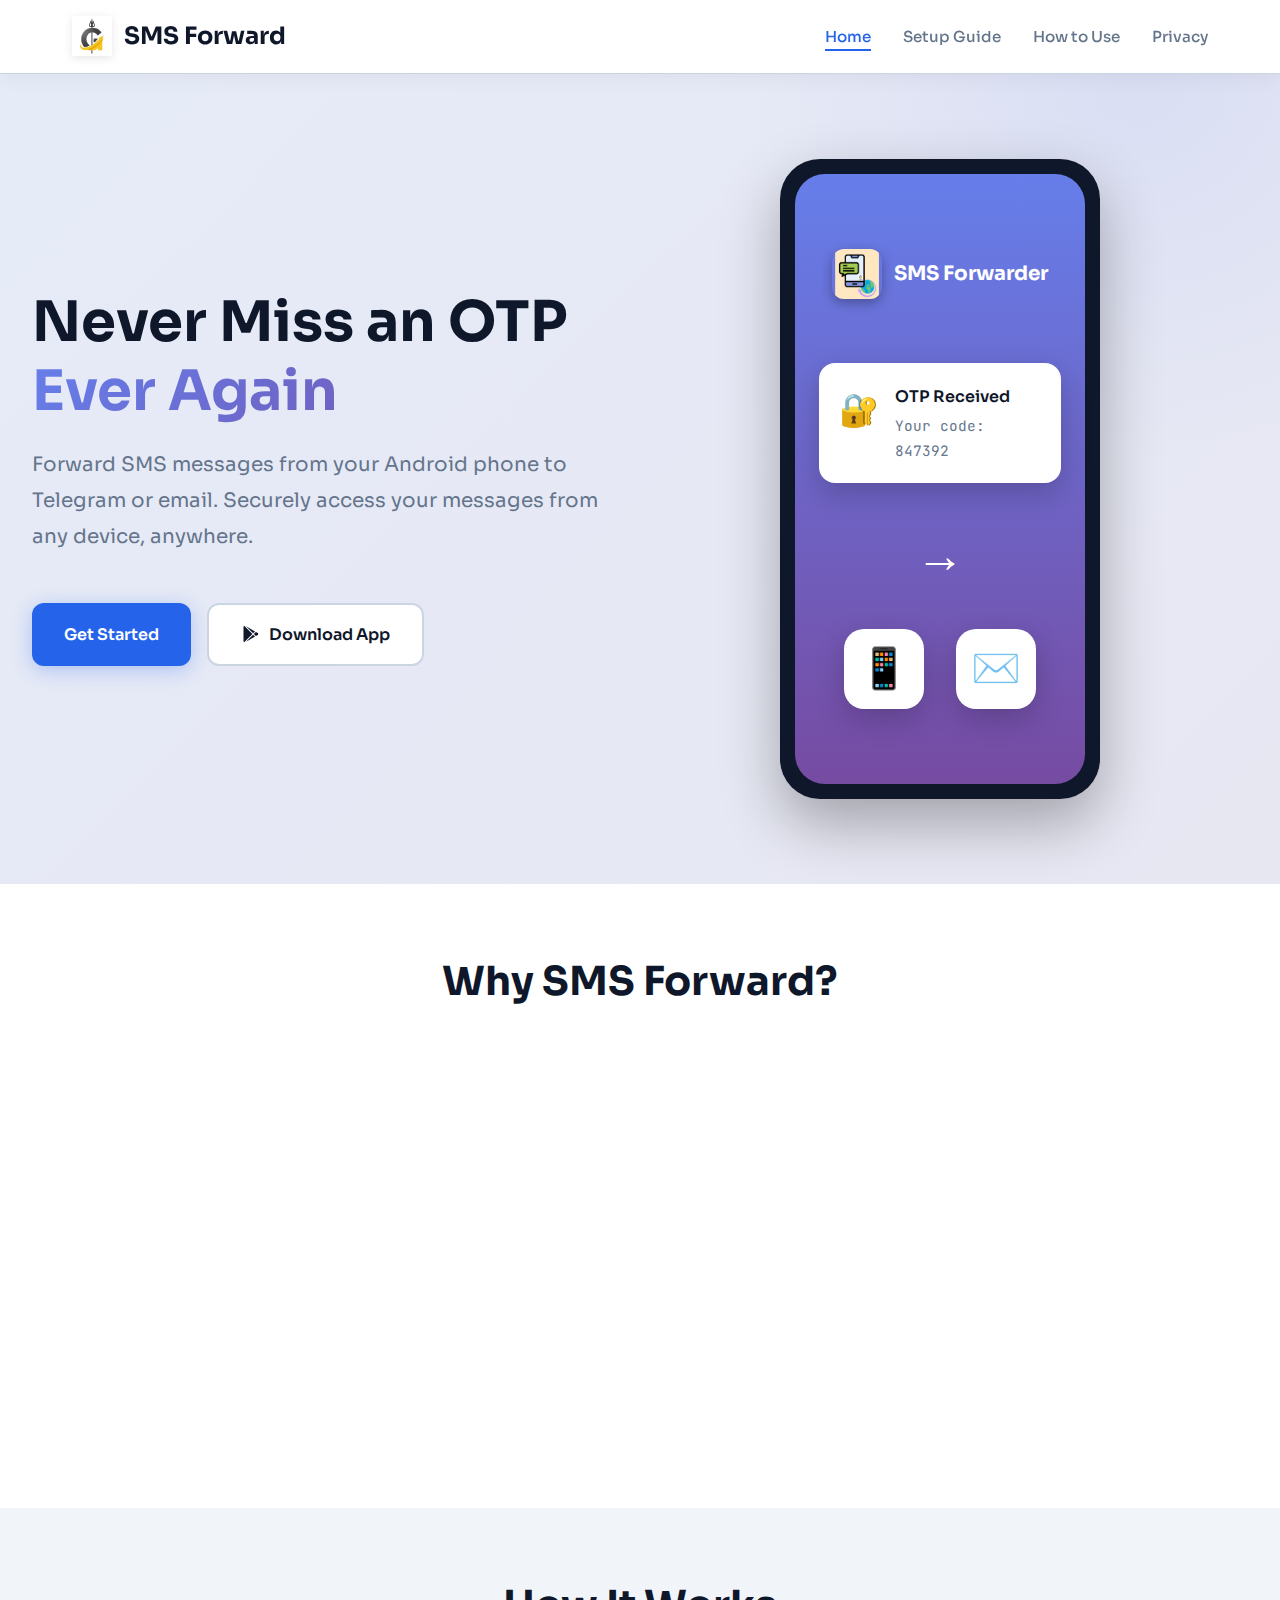
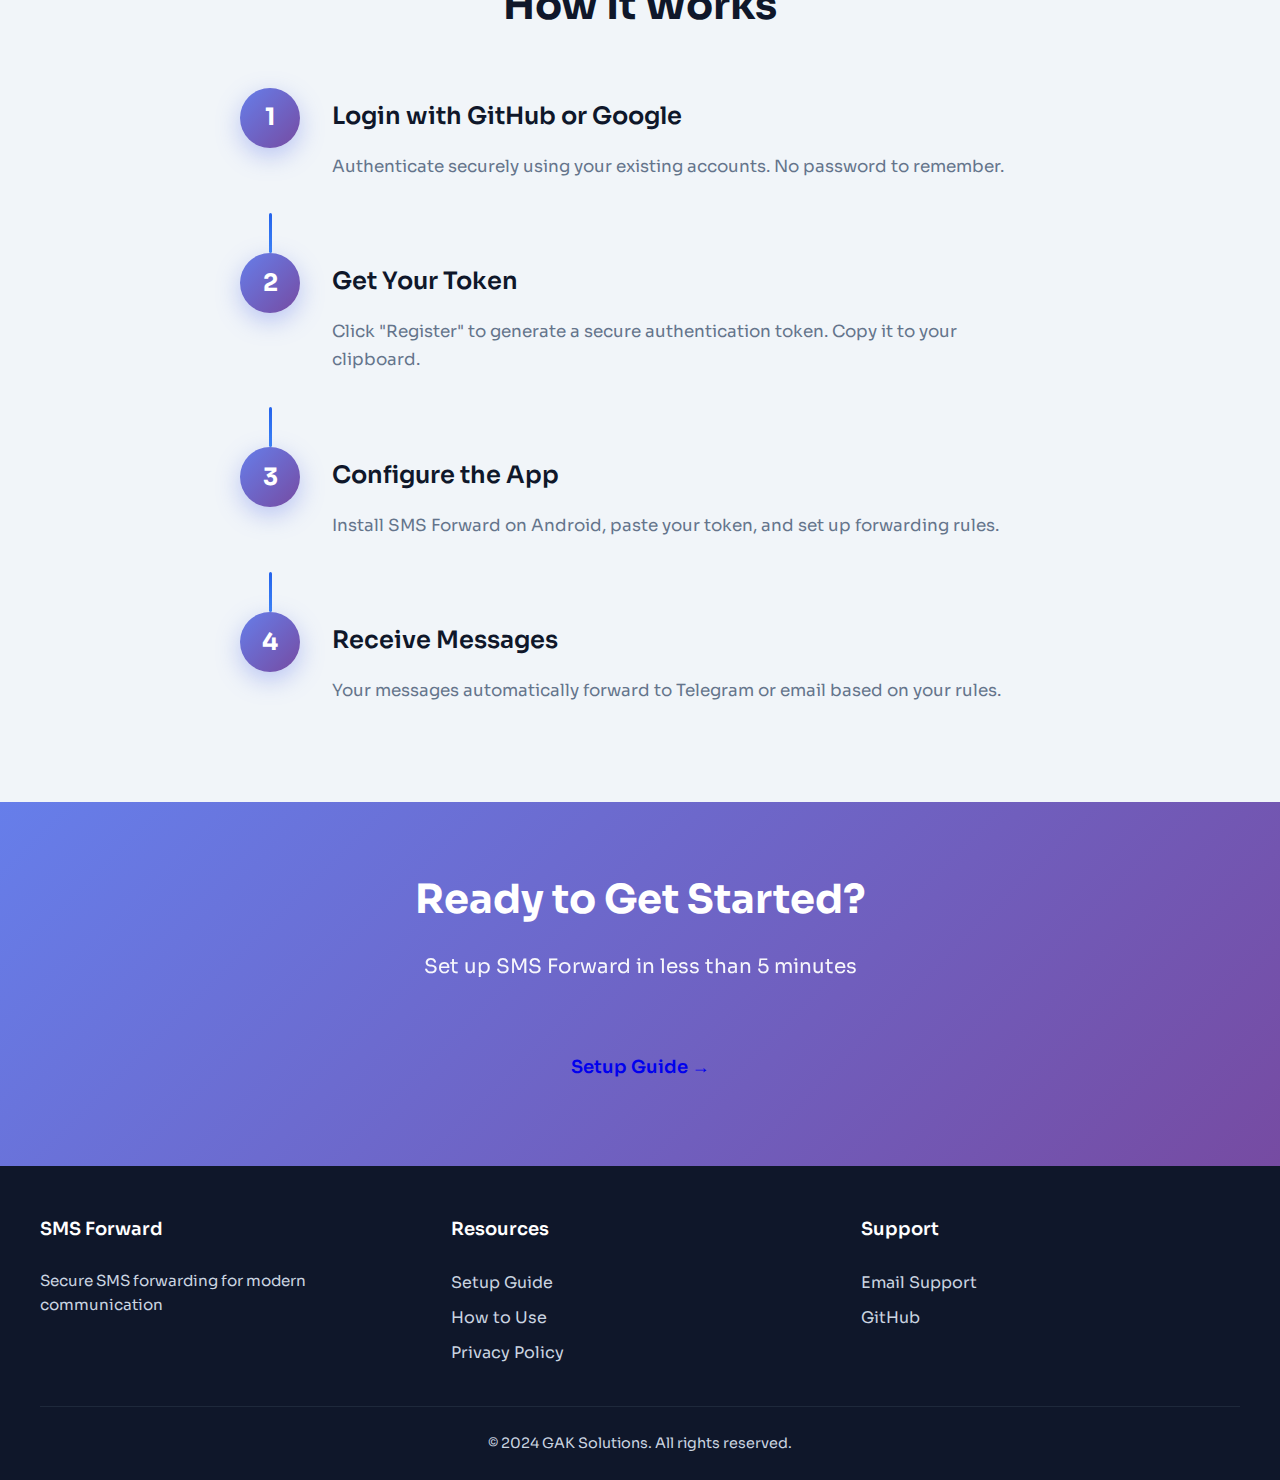
<file: docs/index.html>
<!DOCTYPE html>
<html lang="en">
<head>
    <meta charset="UTF-8">
    <meta name="viewport" content="width=device-width, initial-scale=1.0">
    <title>SMS Forward - Secure SMS Forwarding to Telegram & Email</title>

	<link rel="icon" type="image/png" href="favicon-96x96.png" sizes="96x96" />
    <link rel="icon" type="image/svg+xml" href="favicon.svg" />
    <link rel="shortcut icon" href="favicon.ico" />
    <link rel="apple-touch-icon" sizes="180x180" href="apple-touch-icon.png" />
    <meta name="apple-mobile-web-app-title" content="SMS Forward" />
    <link rel="manifest" href="site.webmanifest" />

    <link rel="preconnect" href="https://fonts.googleapis.com">
    <link rel="preconnect" href="https://fonts.gstatic.com" crossorigin>
    <link href="https://fonts.googleapis.com/css2?family=Sora:wght@400;600;700&family=JetBrains+Mono:wght@400;500&display=swap" rel="stylesheet">
    <link rel="stylesheet" href="styles.css">
</head>
<body>
    <nav class="navbar">
        <div class="nav-container">
            <div class="logo">
				<img src="web-app-manifest-512x512.png" alt="GAK Solutions" class="logo-image">
    			<span class="logo-text">SMS Forward</span>
            </div>
            <ul class="nav-links">
                <li><a href="index.html" class="active">Home</a></li>
                <li><a href="setup.html">Setup Guide</a></li>
                <li><a href="help.html">How to Use</a></li>
                <li><a href="privacy.html">Privacy</a></li>
            </ul>
        </div>
    </nav>

    <section class="hero">
        <div class="hero-content">
            <h1 class="hero-title">
                Never Miss an OTP
                <span class="gradient-text">Ever Again</span>
            </h1>
            <p class="hero-subtitle">
                Forward SMS messages from your Android phone to Telegram or email. 
                Securely access your messages from any device, anywhere.
            </p>
            <div class="cta-buttons">
                <a href="setup.html" class="btn btn-primary">Get Started</a>
                <a href="https://play.google.com/store" class="btn btn-secondary">
                    <svg width="20" height="20" viewBox="0 0 24 24" fill="currentColor">
                        <path d="M3,20.5V3.5C3,2.91 3.34,2.39 3.84,2.15L13.69,12L3.84,21.85C3.34,21.6 3,21.09 3,20.5M16.81,15.12L6.05,21.34L14.54,12.85L16.81,15.12M20.16,10.81C20.5,11.08 20.75,11.5 20.75,12C20.75,12.5 20.53,12.9 20.18,13.18L17.89,14.5L15.39,12L17.89,9.5L20.16,10.81M6.05,2.66L16.81,8.88L14.54,11.15L6.05,2.66Z"/>
                    </svg>
                    Download App
                </a>
            </div>
        </div>
        <div class="hero-visual">
            <div class="phone-mockup">
                <div class="phone-screen">
					<div class="app-header">
        				<img src="app-icon.png" alt="SMS Forward" class="app-logo-mockup">
        				<h4>SMS Forwarder</h4>
    				</div>
                    <div class="notification">
                        <div class="notif-icon">🔐</div>
                        <div class="notif-content">
                            <p class="notif-title">OTP Received</p>
                            <p class="notif-body">Your code: 847392</p>
                        </div>
                    </div>
                    <div class="forward-arrow">→</div>
                    <div class="devices">
                        <div class="device telegram">📱</div>
                        <div class="device email">✉️</div>
                    </div>
                </div>
            </div>
        </div>
    </section>

    <section class="features">
        <div class="container">
            <h2 class="section-title">Why SMS Forward?</h2>
            <div class="features-grid">
                <div class="feature-card">
                    <div class="feature-icon">🔒</div>
                    <h3>Secure & Private</h3>
                    <p>Messages are never stored on our servers. End-to-end encryption ensures your OTPs stay private.</p>
                </div>
                <div class="feature-card">
                    <div class="feature-icon">⚡</div>
                    <h3>Instant Delivery</h3>
                    <p>Real-time forwarding to Telegram or email. Receive important codes on your computer immediately.</p>
                </div>
                <div class="feature-card">
                    <div class="feature-icon">🎯</div>
                    <h3>Smart Filtering</h3>
                    <p>Configure rules to forward only specific messages. Filter by sender, keywords, or patterns.</p>
                </div>
                <div class="feature-card">
                    <div class="feature-icon">🌐</div>
                    <h3>Access Anywhere</h3>
                    <p>Working on your laptop? Traveling without your phone? Get your messages on any device.</p>
                </div>
            </div>
        </div>
    </section>

    <section class="how-it-works">
        <div class="container">
            <h2 class="section-title">How It Works</h2>
            <div class="steps">
                <div class="step">
                    <div class="step-number">1</div>
                    <div class="step-content">
                        <h3>Login with GitHub or Google</h3>
                        <p>Authenticate securely using your existing accounts. No password to remember.</p>
                    </div>
                </div>
                <div class="step-connector"></div>
                <div class="step">
                    <div class="step-number">2</div>
                    <div class="step-content">
                        <h3>Get Your Token</h3>
                        <p>Click "Register" to generate a secure authentication token. Copy it to your clipboard.</p>
                    </div>
                </div>
                <div class="step-connector"></div>
                <div class="step">
                    <div class="step-number">3</div>
                    <div class="step-content">
                        <h3>Configure the App</h3>
                        <p>Install SMS Forward on Android, paste your token, and set up forwarding rules.</p>
                    </div>
                </div>
                <div class="step-connector"></div>
                <div class="step">
                    <div class="step-number">4</div>
                    <div class="step-content">
                        <h3>Receive Messages</h3>
                        <p>Your messages automatically forward to Telegram or email based on your rules.</p>
                    </div>
                </div>
            </div>
        </div>
    </section>

    <section class="cta-section">
        <div class="container">
            <h2>Ready to Get Started?</h2>
            <p>Set up SMS Forward in less than 5 minutes</p>
            <a href="setup.html" class="btn btn-primary-large">Setup Guide →</a>
        </div>
    </section>

    <footer class="footer">
        <div class="container">
            <div class="footer-content">
                <div class="footer-section">
                    <h4>SMS Forward</h4>
                    <p>Secure SMS forwarding for modern communication</p>
                </div>
                <div class="footer-section">
                    <h4>Resources</h4>
                    <ul>
                        <li><a href="setup.html">Setup Guide</a></li>
                        <li><a href="help.html">How to Use</a></li>
                        <li><a href="privacy.html">Privacy Policy</a></li>
                    </ul>
                </div>
                <div class="footer-section">
                    <h4>Support</h4>
                    <ul>
                        <li><a href="mailto:gautamajey.official@gmail.com">Email Support</a></li>
                        <li><a href="https://github.com/yourusername/sms-forward">GitHub</a></li>
                    </ul>
                </div>
            </div>
            <div class="footer-bottom">
                <p>&copy; 2024 GAK Solutions. All rights reserved.</p>
            </div>
        </div>
    </footer>

    <script src="main.js"></script>
</body>
</html>
</file>
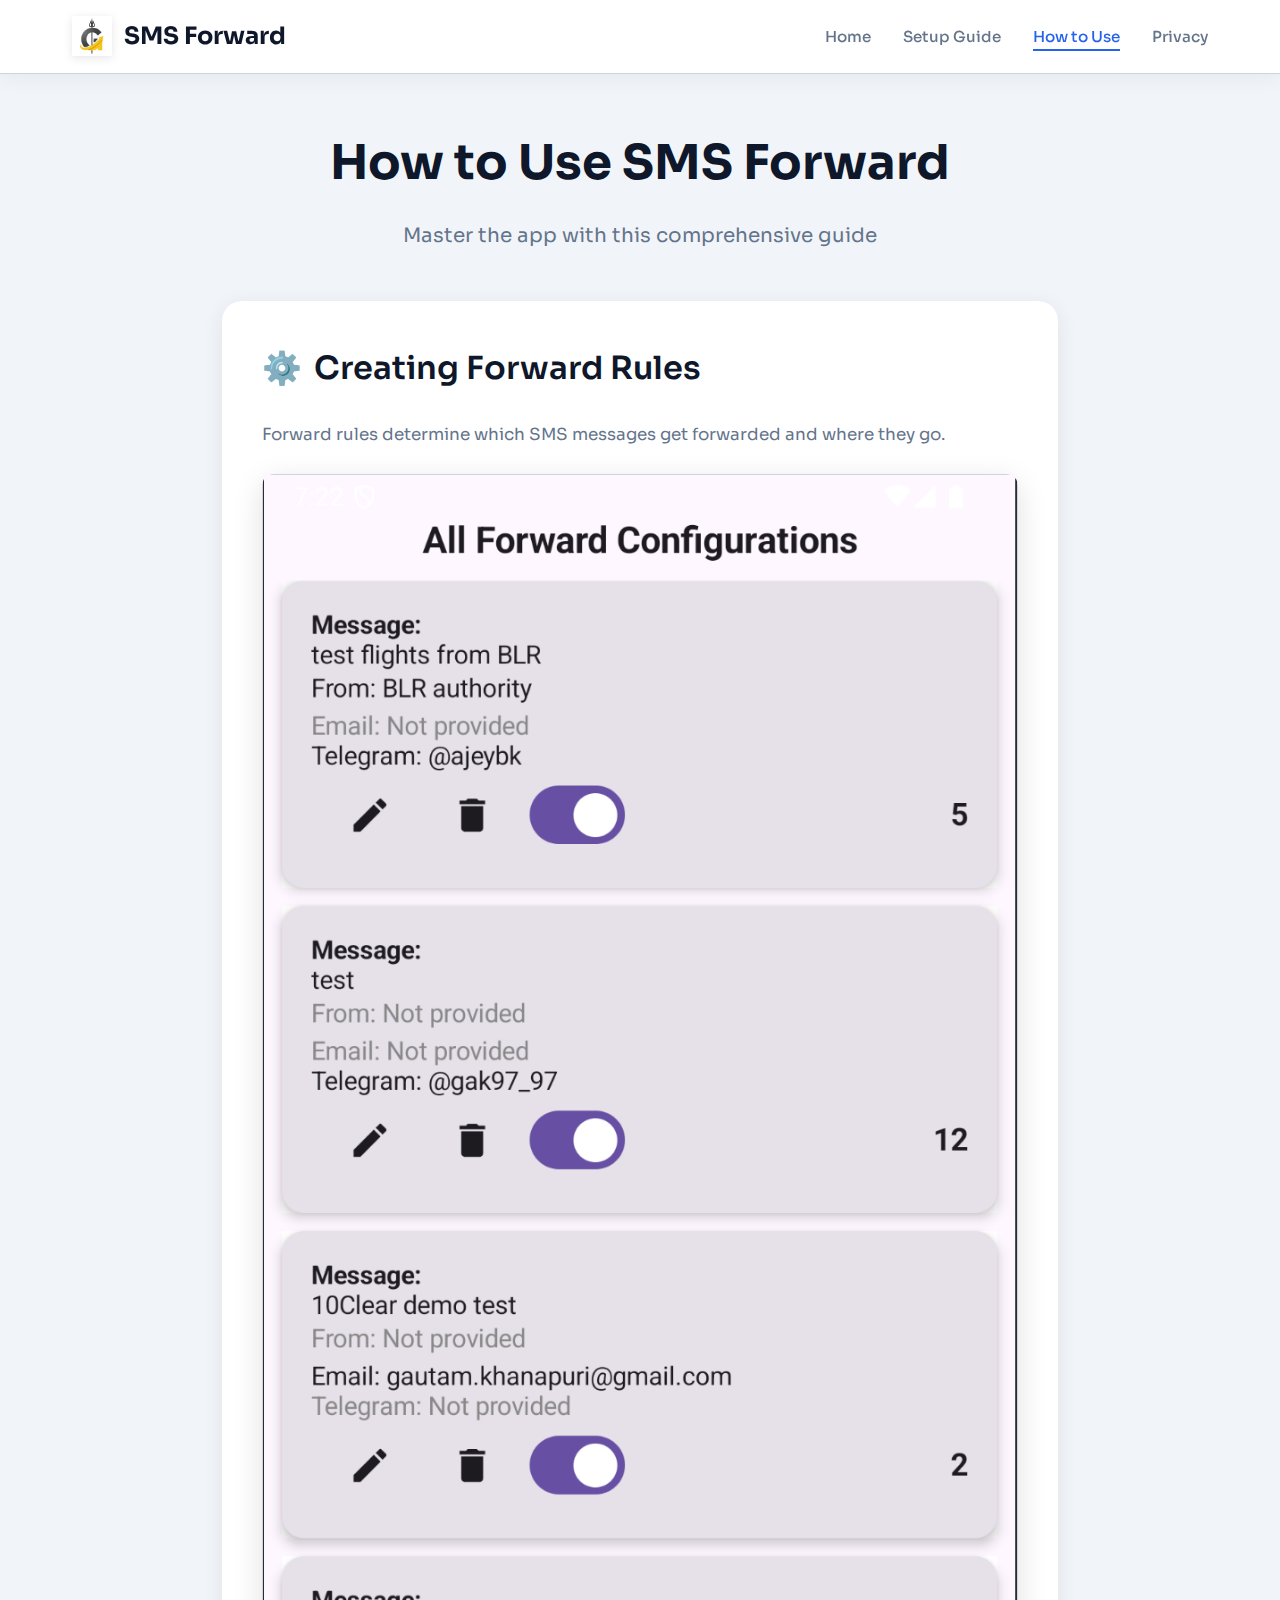
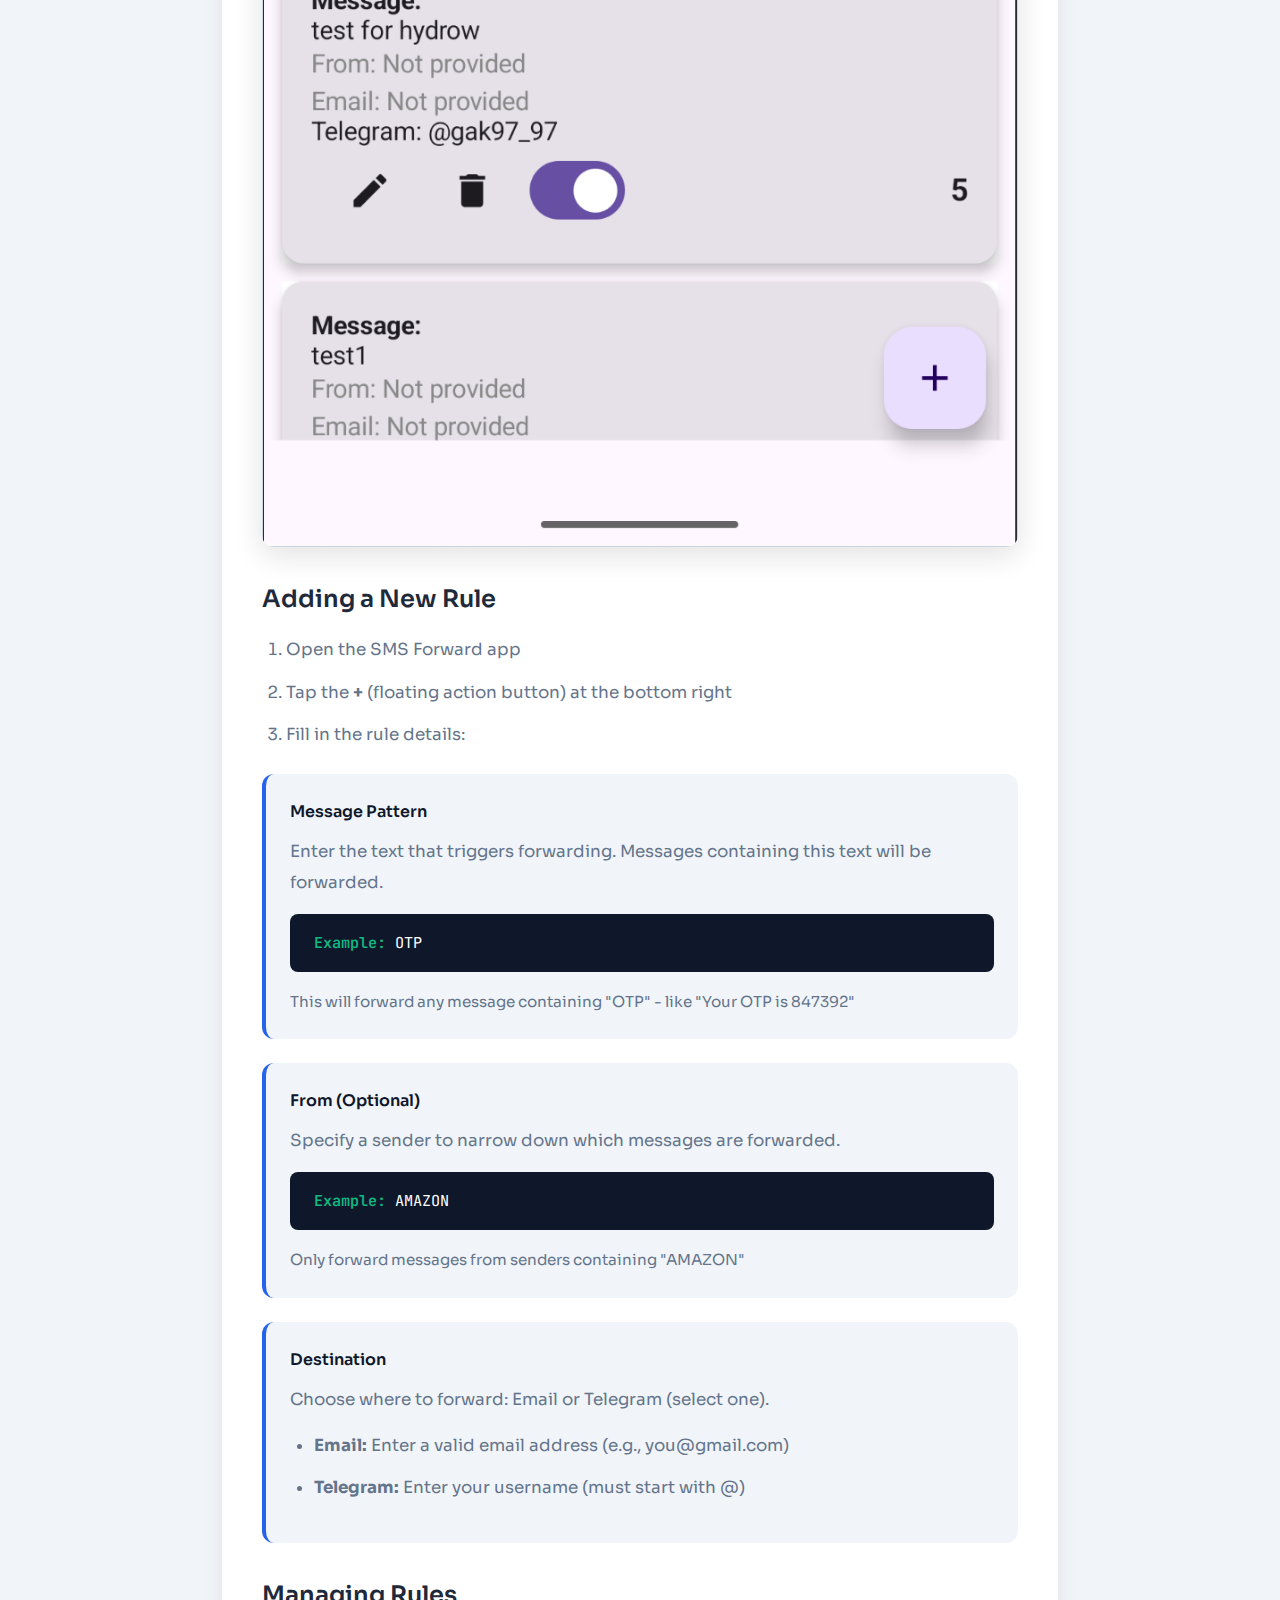
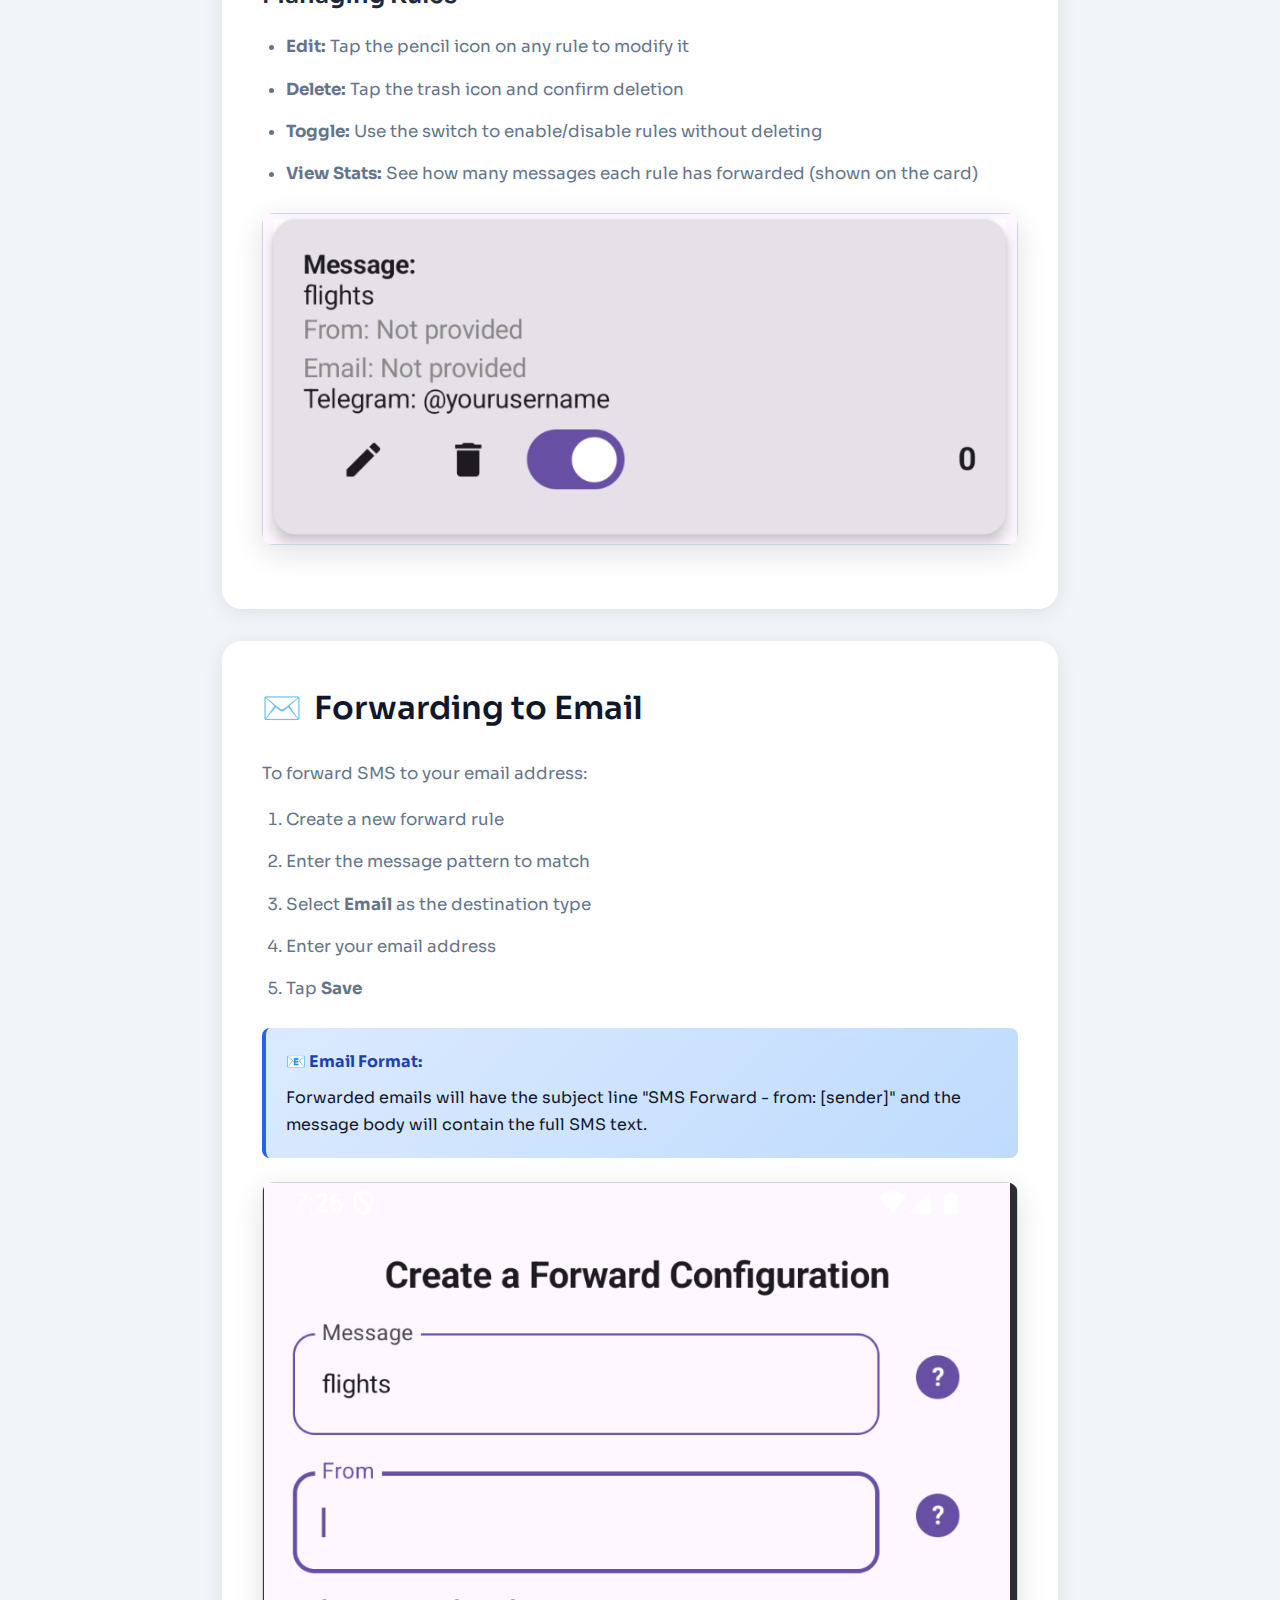
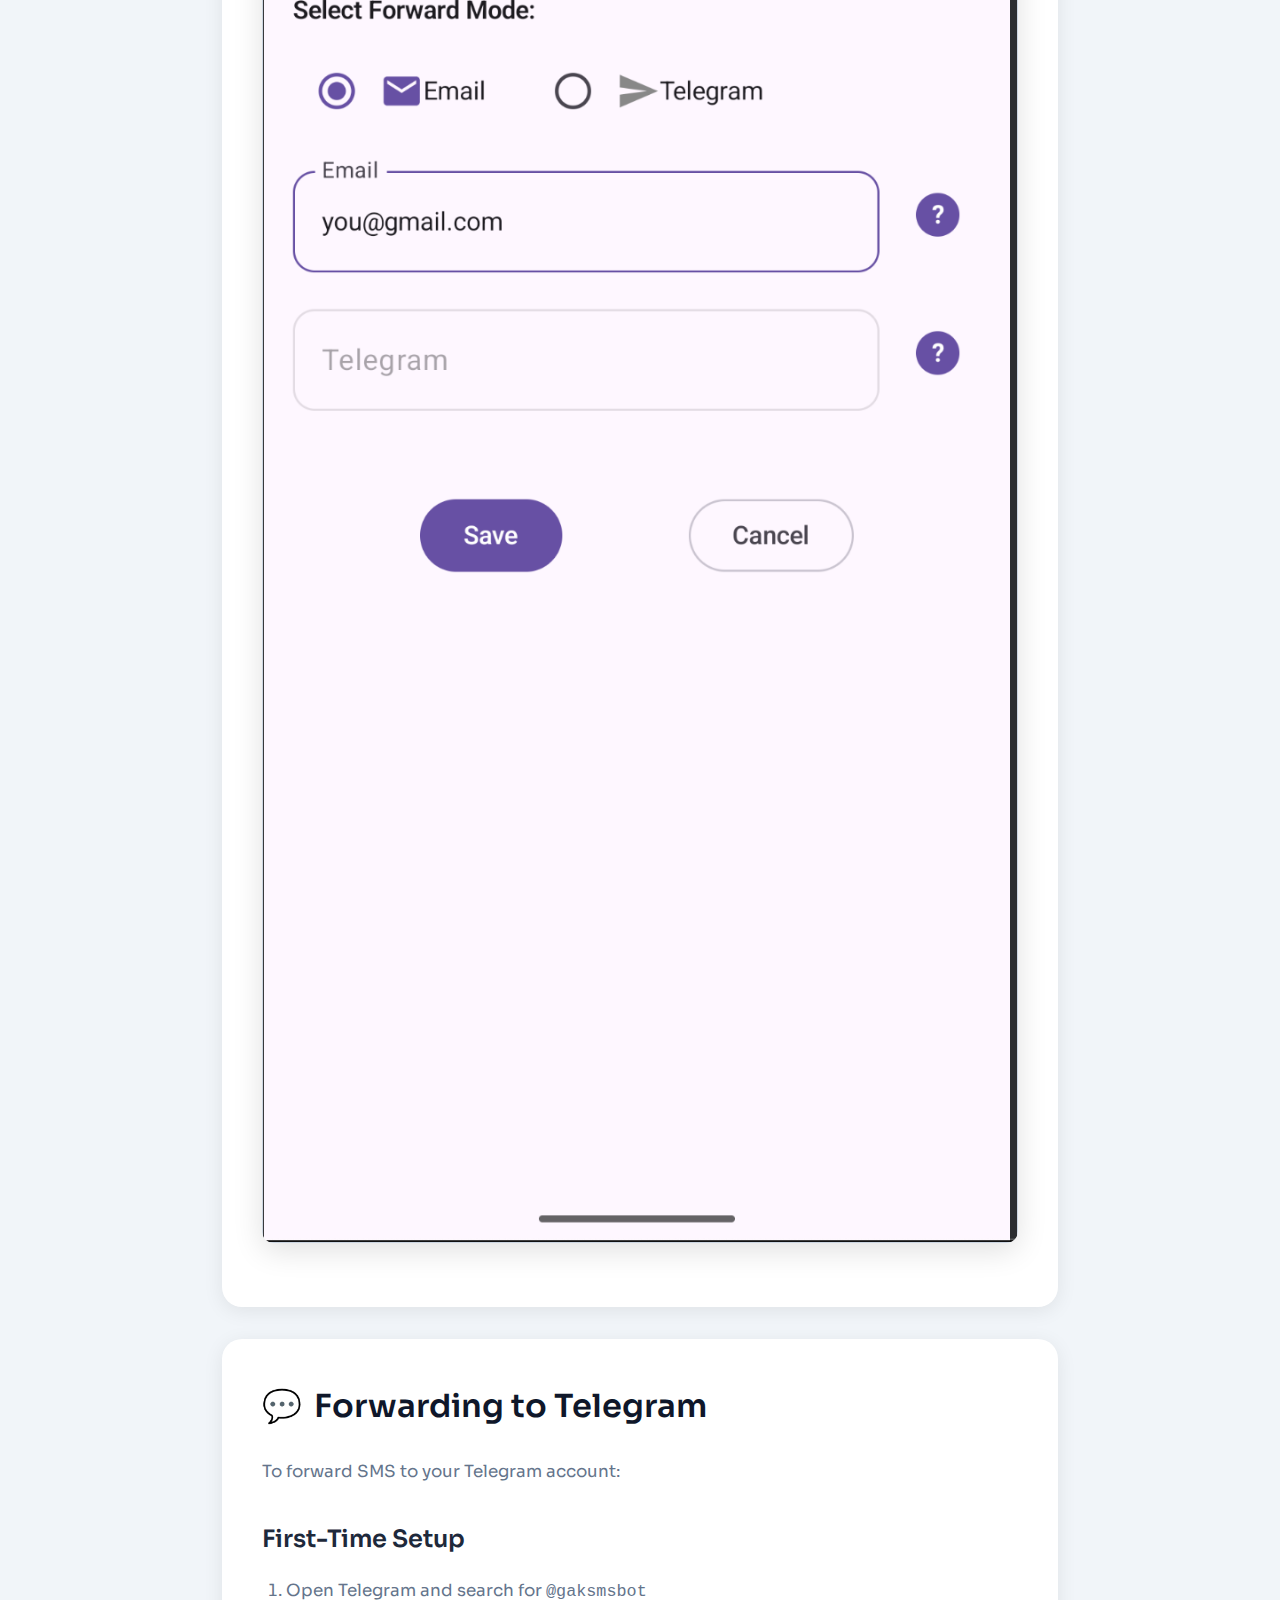
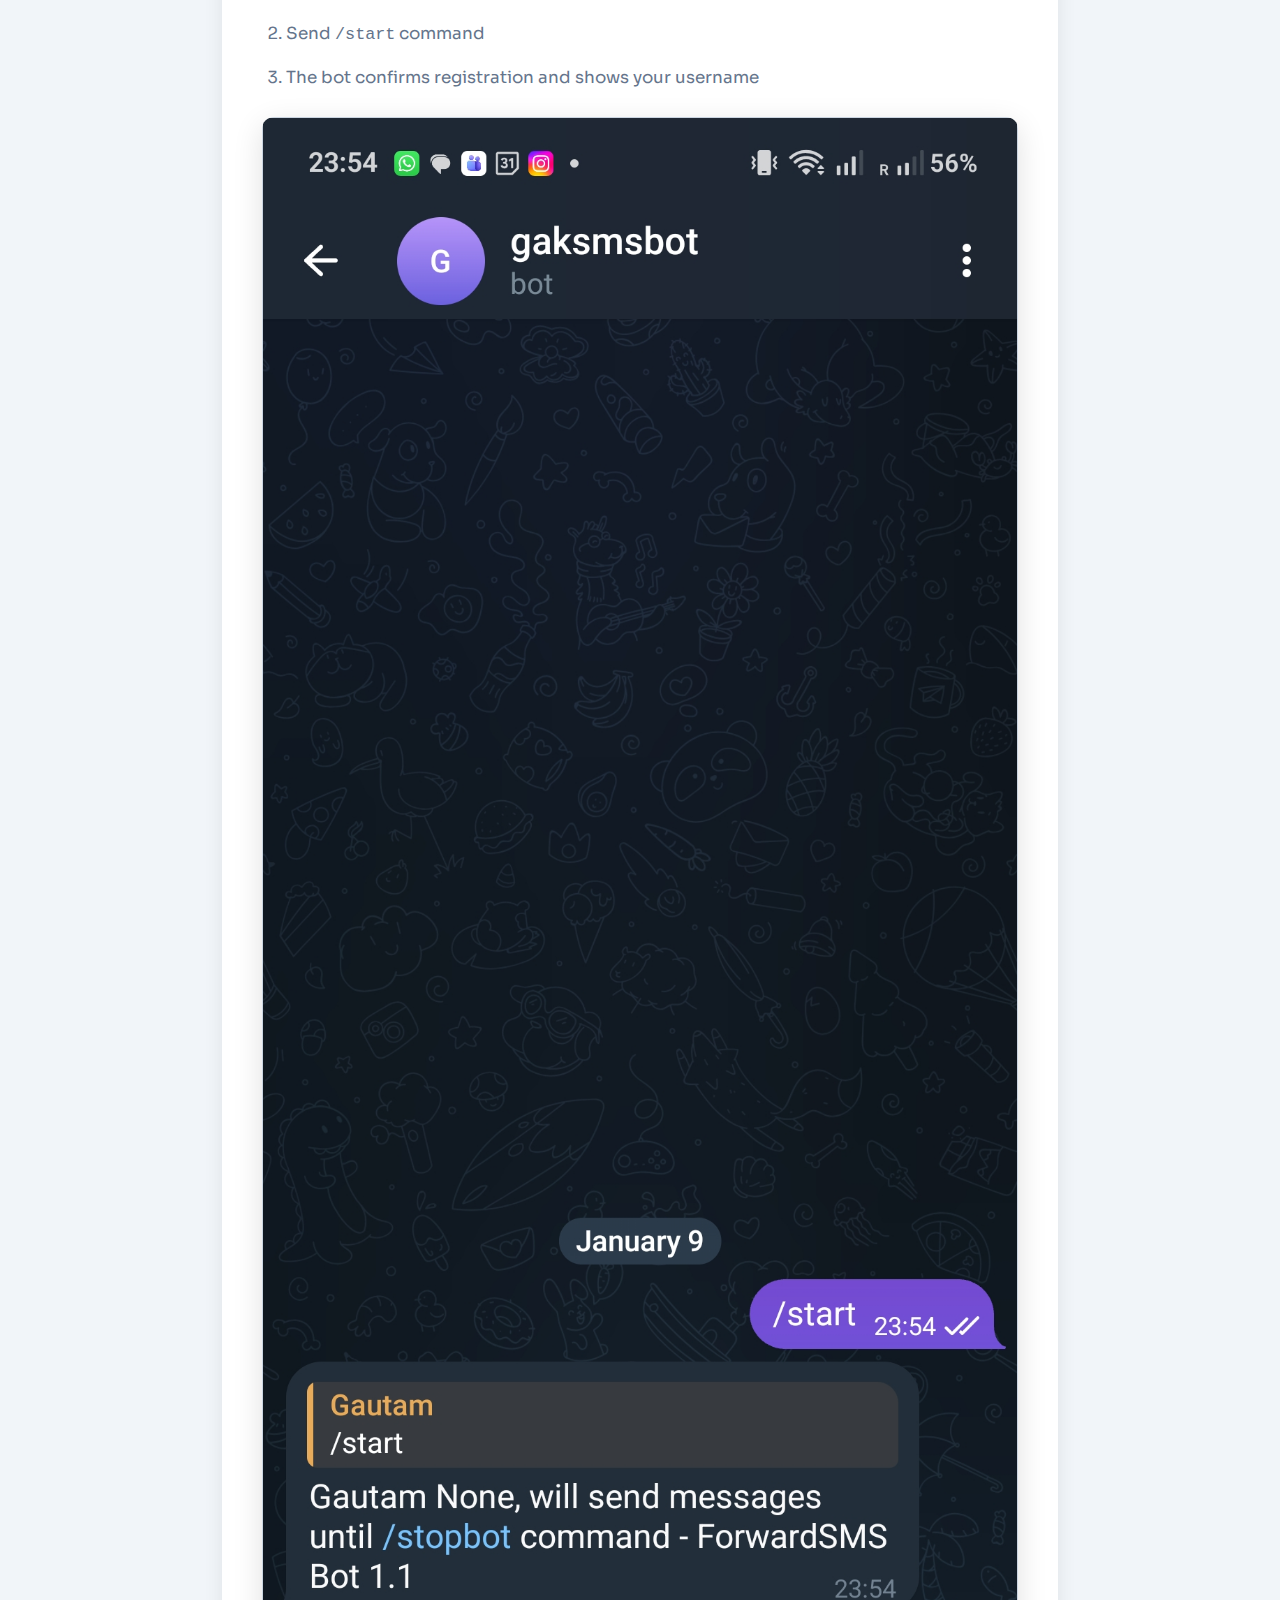
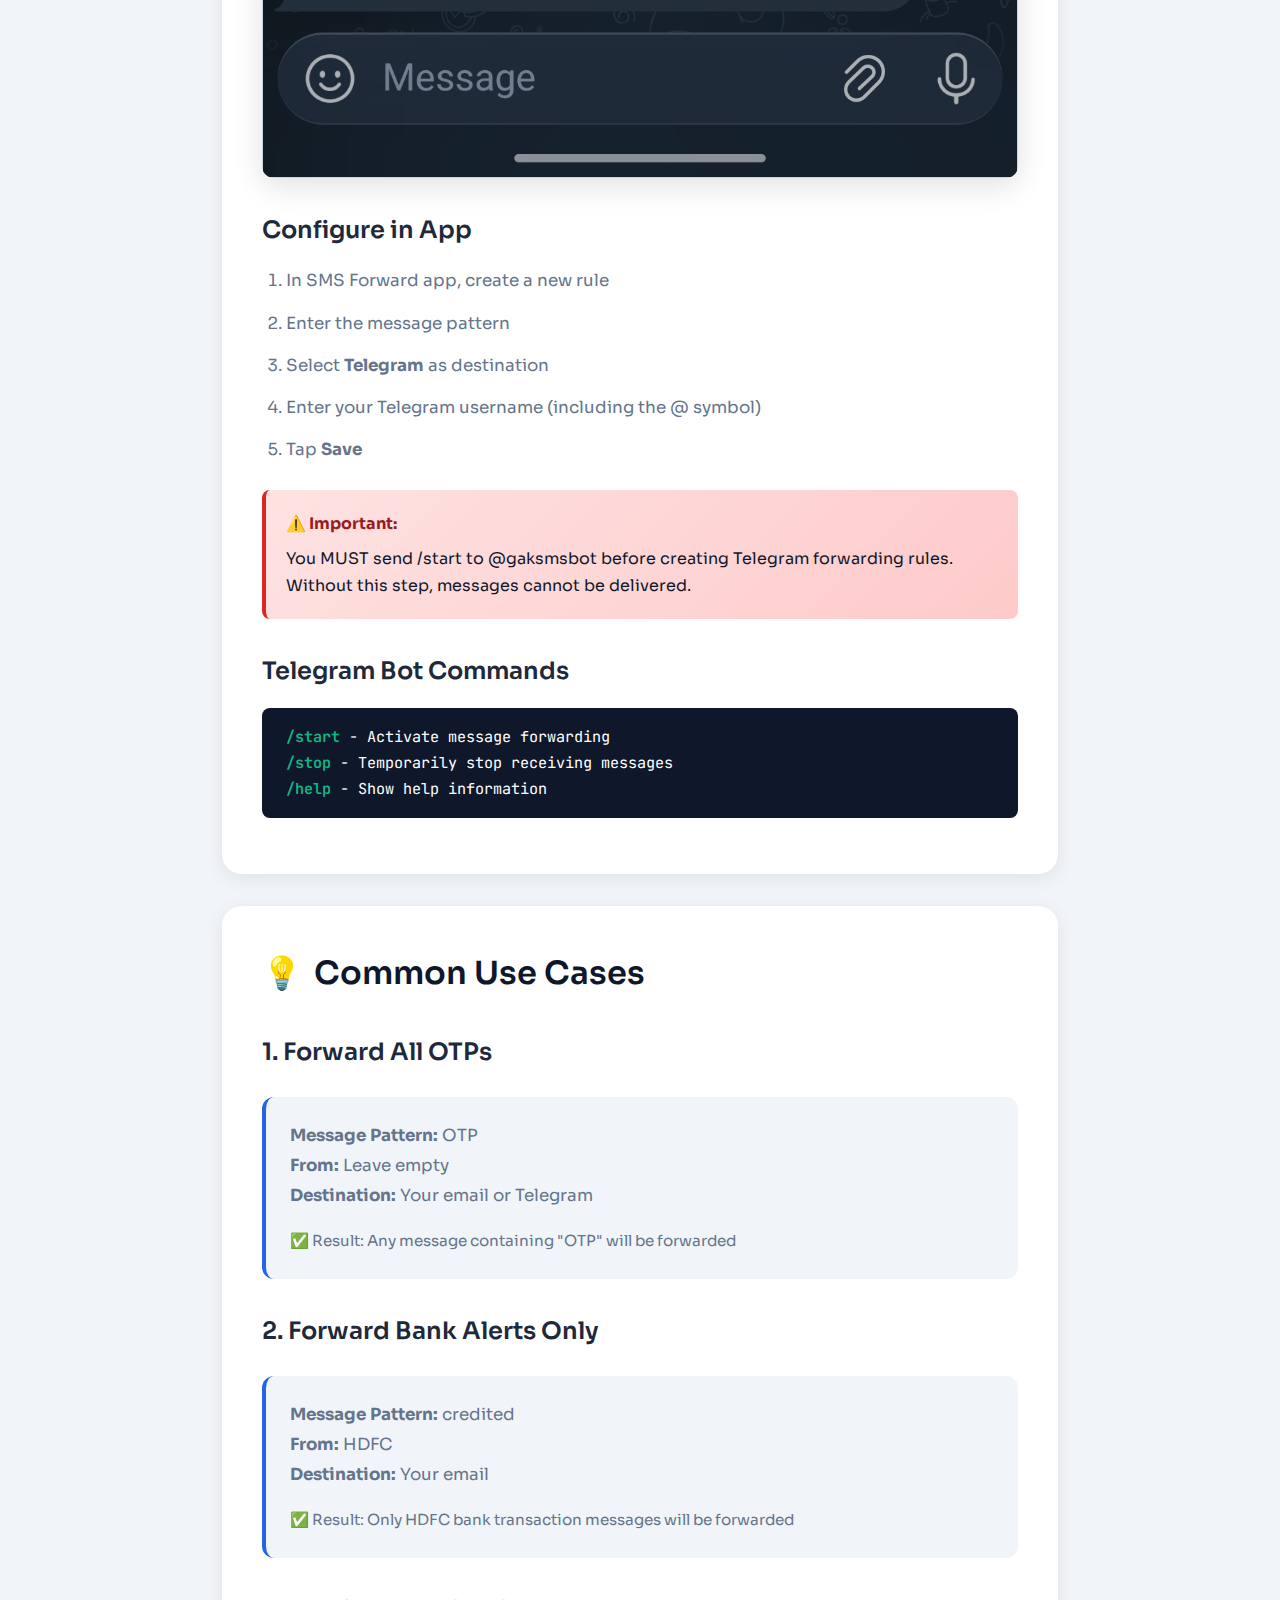
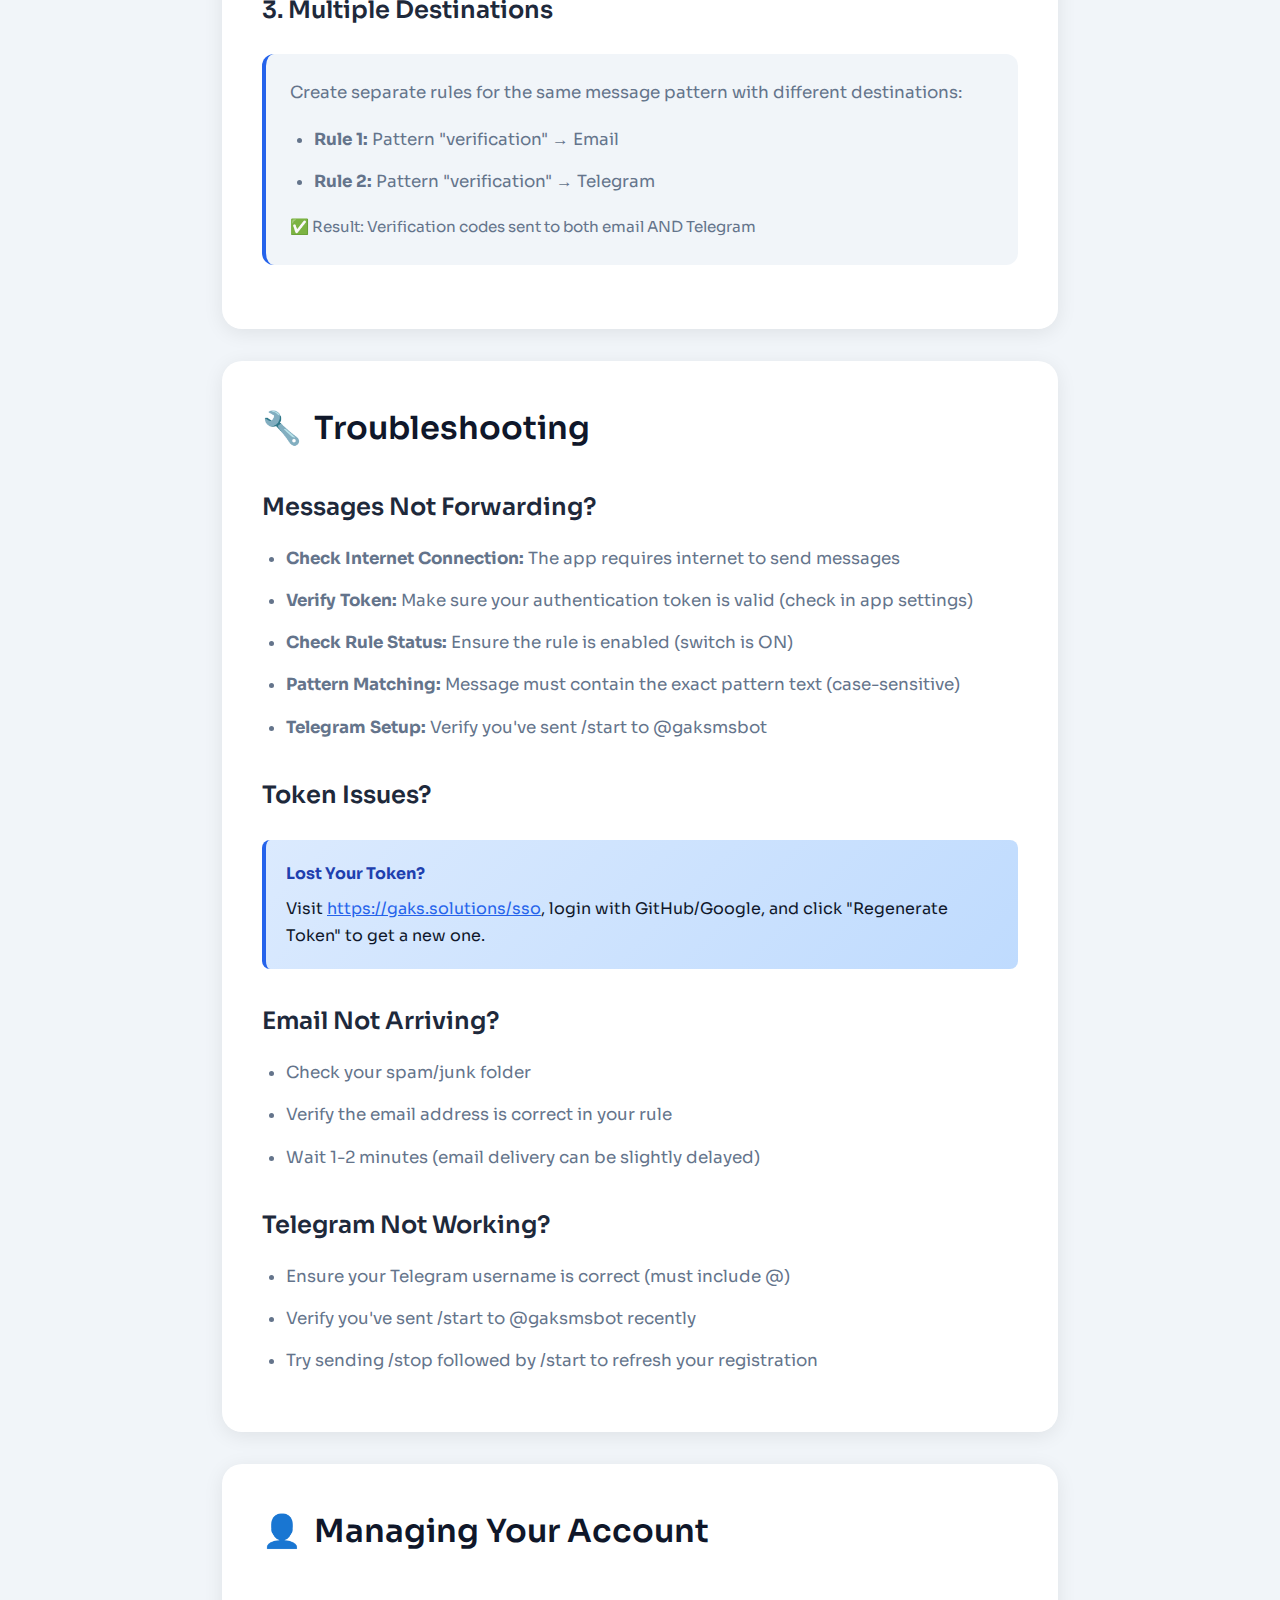
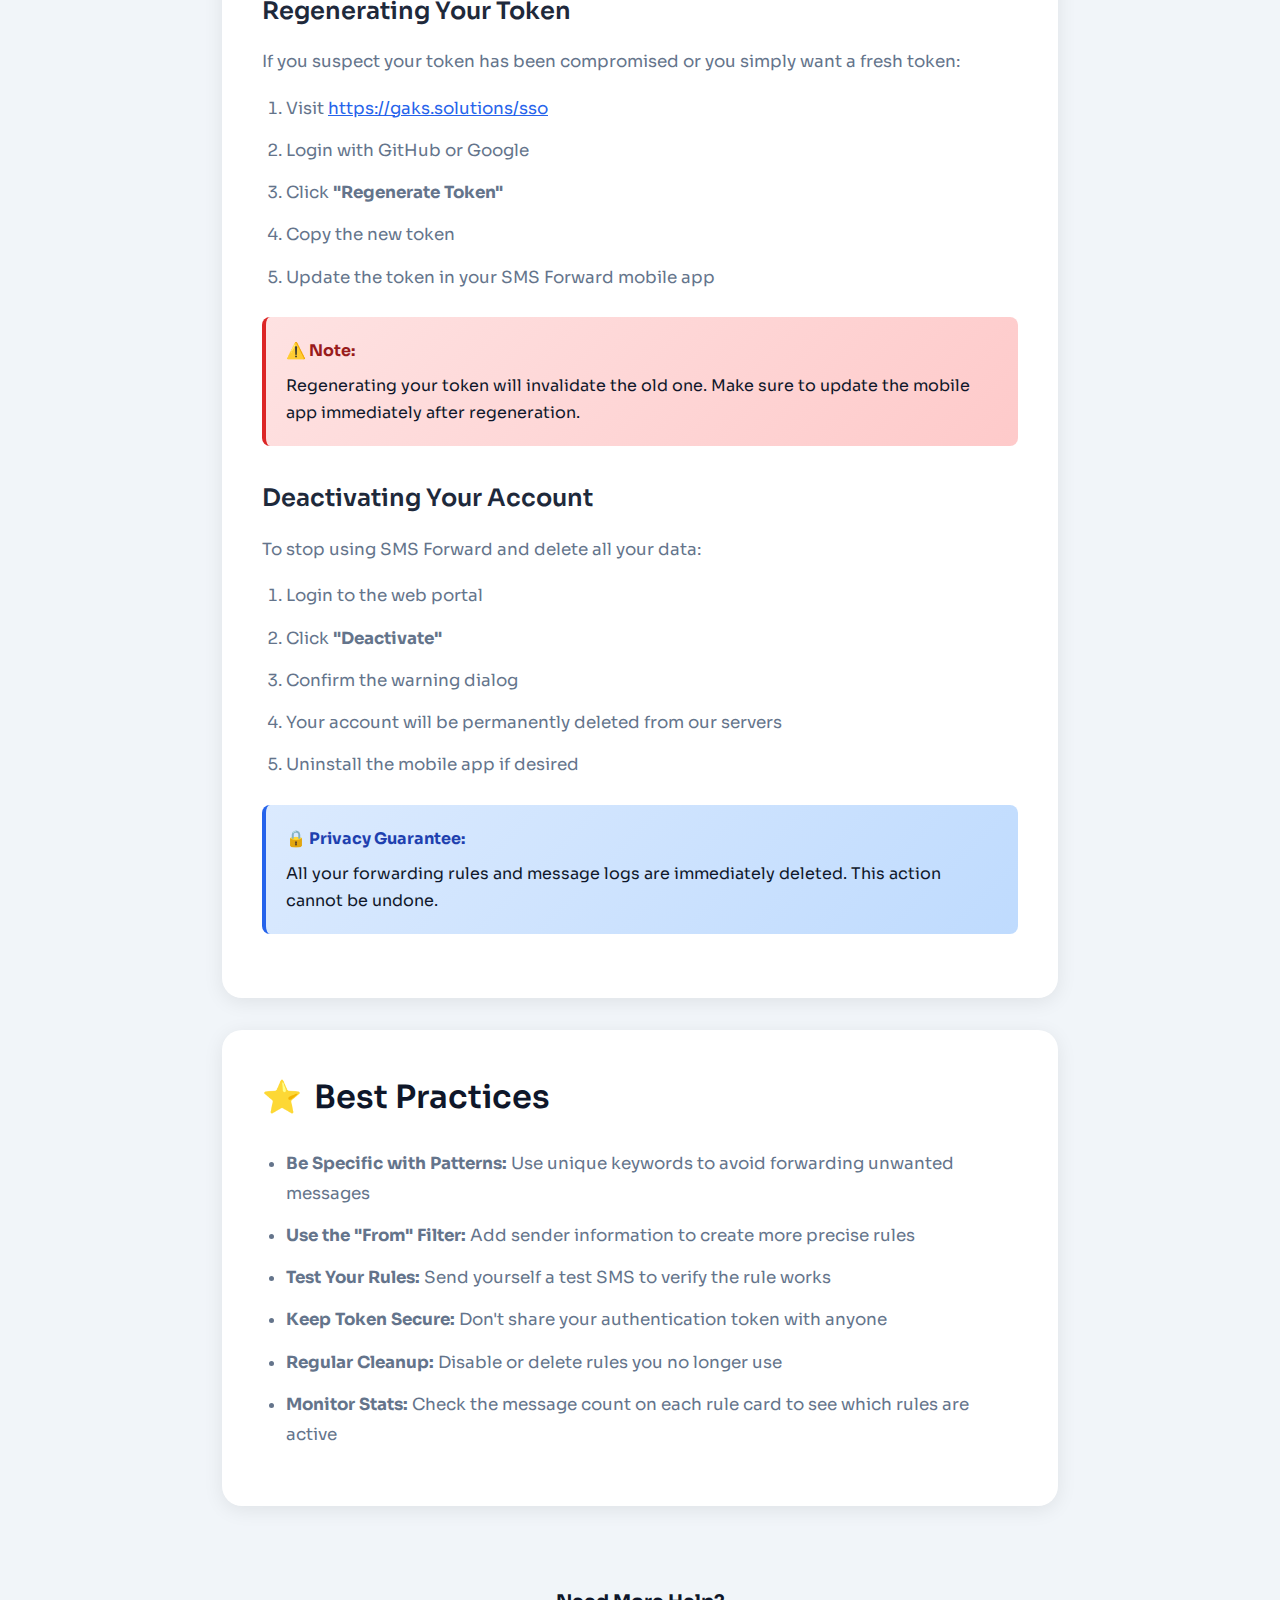
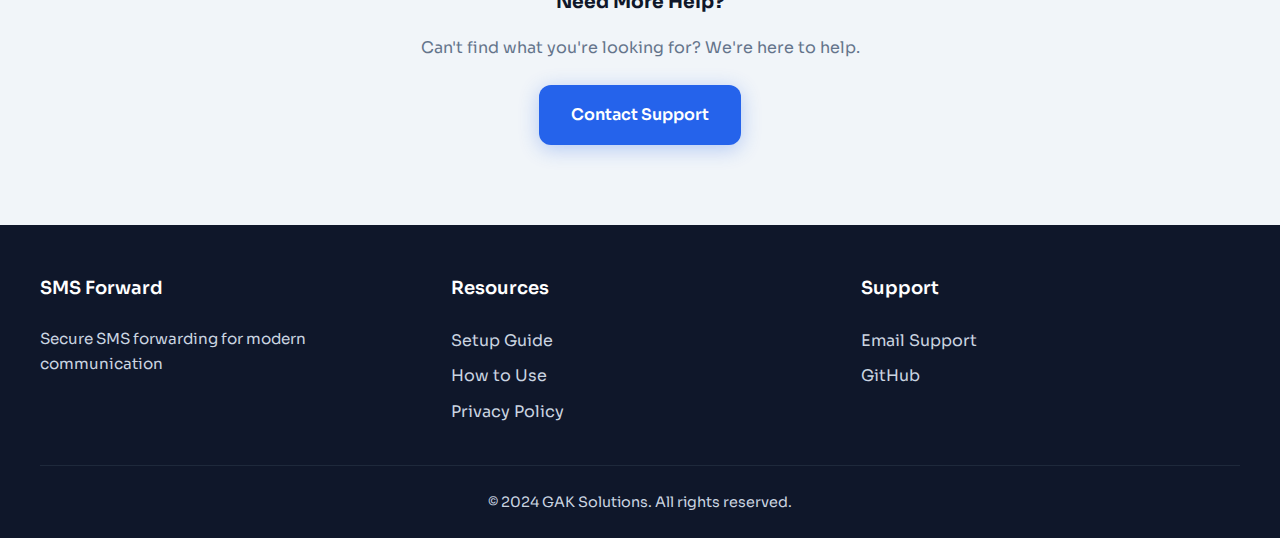
<file: docs/help.html>
<!DOCTYPE html>
<html lang="en">
<head>
    <meta charset="UTF-8">
    <meta name="viewport" content="width=device-width, initial-scale=1.0">
    <title>How to Use - SMS Forward</title>

	<link rel="icon" type="image/png" href="favicon-96x96.png" sizes="96x96" />
    <link rel="icon" type="image/svg+xml" href="favicon.svg" />
    <link rel="shortcut icon" href="favicon.ico" />
    <link rel="apple-touch-icon" sizes="180x180" href="apple-touch-icon.png" />
    <meta name="apple-mobile-web-app-title" content="SMS Forward" />
    <link rel="manifest" href="site.webmanifest" />
	
    <link href="https://fonts.googleapis.com/css2?family=Sora:wght@400;600;700&family=JetBrains+Mono:wght@400;500&display=swap" rel="stylesheet">
    <link rel="stylesheet" href="styles.css">
    <style>
        .help-page {
            max-width: 900px;
            margin: 0 auto;
            padding: 3rem 2rem;
        }
        
        .page-header {
            text-align: center;
            margin-bottom: 3rem;
        }
        
        .page-header h1 {
            font-size: 3rem;
            font-weight: 700;
            color: var(--dark);
            margin-bottom: 1rem;
        }
        
        .page-header p {
            font-size: 1.25rem;
            color: var(--gray);
        }
        
        .help-section {
            background: var(--white);
            border-radius: 20px;
            padding: 2.5rem;
            margin-bottom: 2rem;
            box-shadow: 0 4px 20px rgba(0, 0, 0, 0.08);
        }
        
        .help-section h2 {
            font-size: 2rem;
            font-weight: 600;
            color: var(--dark);
            margin-bottom: 1.5rem;
            display: flex;
            align-items: center;
            gap: 0.75rem;
        }
        
        .section-icon {
            font-size: 2rem;
        }
        
        .help-section h3 {
            font-size: 1.5rem;
            font-weight: 600;
            color: var(--dark-alt);
            margin: 2rem 0 1rem 0;
        }
        
        .help-section p, .help-section li {
            color: var(--gray);
            font-size: 1.05rem;
            line-height: 1.8;
        }
        
        .help-section ul, .help-section ol {
            margin: 1rem 0 1rem 1.5rem;
        }
        
        .help-section li {
            margin-bottom: 0.75rem;
        }
        
        .config-card {
            background: var(--gray-lighter);
            border-radius: 12px;
            padding: 1.5rem;
            margin: 1.5rem 0;
            border-left: 4px solid var(--primary);
        }
        
        .config-card h4 {
            color: var(--dark);
            font-weight: 600;
            margin-bottom: 0.75rem;
        }
        
        .warning-box {
            background: linear-gradient(135deg, #fee2e2 0%, #fecaca 100%);
            border-left: 4px solid #dc2626;
            padding: 1.25rem;
            border-radius: 8px;
            margin: 1.5rem 0;
        }
        
        .warning-box strong {
            color: #991b1b;
            display: block;
            margin-bottom: 0.5rem;
        }
        
        .info-box {
            background: linear-gradient(135deg, #dbeafe 0%, #bfdbfe 100%);
            border-left: 4px solid var(--primary);
            padding: 1.25rem;
            border-radius: 8px;
            margin: 1.5rem 0;
        }
        
        .info-box strong {
            color: var(--primary-dark);
            display: block;
            margin-bottom: 0.5rem;
        }
        
        .example-rule {
            background: var(--dark);
            color: var(--white);
            padding: 1rem 1.5rem;
            border-radius: 8px;
            font-family: var(--font-mono);
            margin: 1rem 0;
            font-size: 0.95rem;
        }
        
        .example-label {
            color: var(--secondary);
            font-weight: 600;
        }
    </style>
</head>
<body>
    <nav class="navbar">
        <div class="nav-container">
            <div class="logo">
				<img src="web-app-manifest-512x512.png" alt="GAK Solutions" class="logo-image">
    			<span class="logo-text">SMS Forward</span>
            </div>
            <ul class="nav-links">
                <li><a href="index.html">Home</a></li>
                <li><a href="setup.html">Setup Guide</a></li>
                <li><a href="help.html" class="active">How to Use</a></li>
                <li><a href="privacy.html">Privacy</a></li>
            </ul>
        </div>
    </nav>

    <div class="help-page">
        <div class="page-header">
            <h1>How to Use SMS Forward</h1>
            <p>Master the app with this comprehensive guide</p>
        </div>

        <!-- Creating Forward Rules -->
        <div class="help-section">
            <h2><span class="section-icon">⚙️</span>Creating Forward Rules</h2>
            <p>Forward rules determine which SMS messages get forwarded and where they go.</p>

            <div class="screenshot-container">
                <img src="screenshots/help_config_list.png" alt="List of created forward configs" class="screenshot">
            </div>
            
            <h3>Adding a New Rule</h3>
            <ol>
                <li>Open the SMS Forward app</li>
                <li>Tap the <strong>+</strong> (floating action button) at the bottom right</li>
                <li>Fill in the rule details:</li>
            </ol>
            
            <div class="config-card">
                <h4>Message Pattern</h4>
                <p>Enter the text that triggers forwarding. Messages containing this text will be forwarded.</p>
                <div class="example-rule">
                    <span class="example-label">Example:</span> OTP
                </div>
                <p style="font-size: 0.95rem; margin-top: 0.5rem;">
                    This will forward any message containing "OTP" - like "Your OTP is 847392"
                </p>
            </div>
            
            <div class="config-card">
                <h4>From (Optional)</h4>
                <p>Specify a sender to narrow down which messages are forwarded.</p>
                <div class="example-rule">
                    <span class="example-label">Example:</span> AMAZON
                </div>
                <p style="font-size: 0.95rem; margin-top: 0.5rem;">
                    Only forward messages from senders containing "AMAZON"
                </p>
            </div>
            
            <div class="config-card">
                <h4>Destination</h4>
                <p>Choose where to forward: Email or Telegram (select one).</p>
                <ul style="margin-left: 1.5rem;">
                    <li><strong>Email:</strong> Enter a valid email address (e.g., you@gmail.com)</li>
                    <li><strong>Telegram:</strong> Enter your username (must start with @)</li>
                </ul>
            </div>
            
            <h3>Managing Rules</h3>
            <ul>
                <li><strong>Edit:</strong> Tap the pencil icon on any rule to modify it</li>
                <li><strong>Delete:</strong> Tap the trash icon and confirm deletion</li>
                <li><strong>Toggle:</strong> Use the switch to enable/disable rules without deleting</li>
                <li><strong>View Stats:</strong> See how many messages each rule has forwarded (shown on the card)</li>
            </ul>
            <div class="screenshot-container">
                <img src="screenshots/help_card.png" alt="Screenshot of config card" class="screenshot">
            </div>
        </div>

        <!-- Forwarding to Email -->
        <div class="help-section">
            <h2><span class="section-icon">✉️</span>Forwarding to Email</h2>
            
            <p>To forward SMS to your email address:</p>
            <ol>
                <li>Create a new forward rule</li>
                <li>Enter the message pattern to match</li>
                <li>Select <strong>Email</strong> as the destination type</li>
                <li>Enter your email address</li>
                <li>Tap <strong>Save</strong></li>
            </ol>
            
            <div class="info-box">
                <strong>📧 Email Format:</strong>
                Forwarded emails will have the subject line "SMS Forward - from: [sender]" and the message body will contain the full SMS text.
            </div>
            <div class="screenshot-container">
                <img src="screenshots/email_config.png" alt="Telegram chat with /start message sent" class="screenshot">
            </div>
        </div>

        <!-- Forwarding to Telegram -->
        <div class="help-section">
            <h2><span class="section-icon">💬</span>Forwarding to Telegram</h2>
            
            <p>To forward SMS to your Telegram account:</p>
            
            <h3>First-Time Setup</h3>
            <ol>
                <li>Open Telegram and search for <code>@gaksmsbot</code></li>
                <li>Send <code>/start</code> command</li>
                <li>The bot confirms registration and shows your username</li>
            </ol>

            <div class="screenshot-container">
                <img src="screenshots/setup_telegram_start.jpg" alt="Telegram chat with /start message sent" class="screenshot">
            </div>
            
            <h3>Configure in App</h3>
            <ol>
                <li>In SMS Forward app, create a new rule</li>
                <li>Enter the message pattern</li>
                <li>Select <strong>Telegram</strong> as destination</li>
                <li>Enter your Telegram username (including the @ symbol)</li>
                <li>Tap <strong>Save</strong></li>
            </ol>
            
            <div class="warning-box">
                <strong>⚠️ Important:</strong>
                You MUST send /start to @gaksmsbot before creating Telegram forwarding rules. Without this step, messages cannot be delivered.
            </div>
            
            <h3>Telegram Bot Commands</h3>
            <div class="example-rule">
                <span class="example-label">/start</span> - Activate message forwarding<br>
                <span class="example-label">/stop</span> - Temporarily stop receiving messages<br>
                <span class="example-label">/help</span> - Show help information<br>
            </div>
        </div>

        <!-- Common Use Cases -->
        <div class="help-section">
            <h2><span class="section-icon">💡</span>Common Use Cases</h2>
            
            <h3>1. Forward All OTPs</h3>
            <div class="config-card">
                <p><strong>Message Pattern:</strong> OTP</p>
                <p><strong>From:</strong> Leave empty</p>
                <p><strong>Destination:</strong> Your email or Telegram</p>
                <p style="margin-top: 1rem; font-size: 0.95rem;">
                    ✅ Result: Any message containing "OTP" will be forwarded
                </p>
            </div>
            
            <h3>2. Forward Bank Alerts Only</h3>
            <div class="config-card">
                <p><strong>Message Pattern:</strong> credited</p>
                <p><strong>From:</strong> HDFC</p>
                <p><strong>Destination:</strong> Your email</p>
                <p style="margin-top: 1rem; font-size: 0.95rem;">
                    ✅ Result: Only HDFC bank transaction messages will be forwarded
                </p>
            </div>
            
            <h3>3. Multiple Destinations</h3>
            <div class="config-card">
                <p>Create separate rules for the same message pattern with different destinations:</p>
                <ul style="margin: 1rem 0 0 1.5rem;">
                    <li><strong>Rule 1:</strong> Pattern "verification" → Email</li>
                    <li><strong>Rule 2:</strong> Pattern "verification" → Telegram</li>
                </ul>
                <p style="margin-top: 1rem; font-size: 0.95rem;">
                    ✅ Result: Verification codes sent to both email AND Telegram
                </p>
            </div>
        </div>

        <!-- Troubleshooting -->
        <div class="help-section">
            <h2><span class="section-icon">🔧</span>Troubleshooting</h2>
            
            <h3>Messages Not Forwarding?</h3>
            <ul>
                <li><strong>Check Internet Connection:</strong> The app requires internet to send messages</li>
                <li><strong>Verify Token:</strong> Make sure your authentication token is valid (check in app settings)</li>
                <li><strong>Check Rule Status:</strong> Ensure the rule is enabled (switch is ON)</li>
                <li><strong>Pattern Matching:</strong> Message must contain the exact pattern text (case-sensitive)</li>
                <li><strong>Telegram Setup:</strong> Verify you've sent /start to @gaksmsbot</li>
            </ul>
            
            <h3>Token Issues?</h3>
            <div class="info-box">
                <strong>Lost Your Token?</strong>
                Visit <a href="https://gaks.solutions/sso" style="color: var(--primary);">https://gaks.solutions/sso</a>, 
                login with GitHub/Google, and click "Regenerate Token" to get a new one.
            </div>
            
            <h3>Email Not Arriving?</h3>
            <ul>
                <li>Check your spam/junk folder</li>
                <li>Verify the email address is correct in your rule</li>
                <li>Wait 1-2 minutes (email delivery can be slightly delayed)</li>
            </ul>
            
            <h3>Telegram Not Working?</h3>
            <ul>
                <li>Ensure your Telegram username is correct (must include @)</li>
                <li>Verify you've sent /start to @gaksmsbot recently</li>
                <li>Try sending /stop followed by /start to refresh your registration</li>
            </ul>
        </div>

        <!-- Account Management -->
        <div class="help-section">
            <h2><span class="section-icon">👤</span>Managing Your Account</h2>
            
            <h3>Regenerating Your Token</h3>
            <p>If you suspect your token has been compromised or you simply want a fresh token:</p>
            <ol>
                <li>Visit <a href="https://gaks.solutions/sso" style="color: var(--primary);">https://gaks.solutions/sso</a></li>
                <li>Login with GitHub or Google</li>
                <li>Click <strong>"Regenerate Token"</strong></li>
                <li>Copy the new token</li>
                <li>Update the token in your SMS Forward mobile app</li>
            </ol>
            
            <div class="warning-box">
                <strong>⚠️ Note:</strong>
                Regenerating your token will invalidate the old one. Make sure to update the mobile app immediately after regeneration.
            </div>
            
            <h3>Deactivating Your Account</h3>
            <p>To stop using SMS Forward and delete all your data:</p>
            <ol>
                <li>Login to the web portal</li>
                <li>Click <strong>"Deactivate"</strong></li>
                <li>Confirm the warning dialog</li>
                <li>Your account will be permanently deleted from our servers</li>
                <li>Uninstall the mobile app if desired</li>
            </ol>
            
            <div class="info-box">
                <strong>🔒 Privacy Guarantee:</strong>
                All your forwarding rules and message logs are immediately deleted. This action cannot be undone.
            </div>
        </div>

        <!-- Best Practices -->
        <div class="help-section">
            <h2><span class="section-icon">⭐</span>Best Practices</h2>
            
            <ul>
                <li><strong>Be Specific with Patterns:</strong> Use unique keywords to avoid forwarding unwanted messages</li>
                <li><strong>Use the "From" Filter:</strong> Add sender information to create more precise rules</li>
                <li><strong>Test Your Rules:</strong> Send yourself a test SMS to verify the rule works</li>
                <li><strong>Keep Token Secure:</strong> Don't share your authentication token with anyone</li>
                <li><strong>Regular Cleanup:</strong> Disable or delete rules you no longer use</li>
                <li><strong>Monitor Stats:</strong> Check the message count on each rule card to see which rules are active</li>
            </ul>
        </div>

        <div style="text-align: center; margin-top: 3rem; padding: 2rem; background: var(--gray-lighter); border-radius: 12px;">
            <h3 style="color: var(--dark); margin-bottom: 1rem;">Need More Help?</h3>
            <p style="color: var(--gray); margin-bottom: 1.5rem;">
                Can't find what you're looking for? We're here to help.
            </p>
            <a href="mailto:gautamajey.official@gmail.com" class="btn btn-primary">Contact Support</a>
        </div>
    </div>

    <footer class="footer">
        <div class="container">
            <div class="footer-content">
                <div class="footer-section">
                    <h4>SMS Forward</h4>
                    <p>Secure SMS forwarding for modern communication</p>
                </div>
                <div class="footer-section">
                    <h4>Resources</h4>
                    <ul>
                        <li><a href="setup.html">Setup Guide</a></li>
                        <li><a href="help.html">How to Use</a></li>
                        <li><a href="privacy.html">Privacy Policy</a></li>
                    </ul>
                </div>
                <div class="footer-section">
                    <h4>Support</h4>
                    <ul>
                        <li><a href="mailto:gautamajey.official@gmail.com">Email Support</a></li>
                        <li><a href="https://github.com/yourusername/sms-forward">GitHub</a></li>
                    </ul>
                </div>
            </div>
            <div class="footer-bottom">
                <p>&copy; 2024 GAK Solutions. All rights reserved.</p>
            </div>
        </div>
    </footer>
</body>
</html>
</file>
<file: docs/styles.css>
/* styles.css - SMS Forward Documentation Site */

:root {
  /* Color System */
  --primary: #2563eb;
  --primary-dark: #1e40af;
  --primary-light: #3b82f6;
  --secondary: #10b981;
  --accent: #f59e0b;
  --dark: #0f172a;
  --dark-alt: #1e293b;
  --gray: #64748b;
  --gray-light: #cbd5e1;
  --gray-lighter: #f1f5f9;
  --white: #ffffff;
  
  /* Gradients */
  --gradient-primary: linear-gradient(135deg, #667eea 0%, #764ba2 100%);
  --gradient-secondary: linear-gradient(135deg, #f093fb 0%, #f5576c 100%);
  --gradient-success: linear-gradient(135deg, #4facfe 0%, #00f2fe 100%);
  --gradient-accent: linear-gradient(135deg, #fa709a 0%, #fee140 100%);
  
  /* Spacing */
  --spacing-xs: 0.5rem;
  --spacing-sm: 1rem;
  --spacing-md: 1.5rem;
  --spacing-lg: 2rem;
  --spacing-xl: 3rem;
  --spacing-2xl: 4rem;
  
  /* Typography */
  --font-display: 'Sora', -apple-system, sans-serif;
  --font-body: 'Sora', -apple-system, sans-serif;
  --font-mono: 'JetBrains Mono', 'Courier New', monospace;
}

* {
  margin: 0;
  padding: 0;
  box-sizing: border-box;
}

body {
  font-family: var(--font-body);
  color: var(--dark);
  line-height: 1.7;
  background: var(--gray-lighter);
  overflow-x: hidden;
}

/* ==================== Navigation ==================== */

.navbar {
  position: sticky;
  top: 0;
  background: rgba(255, 255, 255, 0.95);
  backdrop-filter: blur(10px);
  border-bottom: 1px solid var(--gray-light);
  z-index: 1000;
  box-shadow: 0 4px 20px rgba(0, 0, 0, 0.05);
}

.nav-container {
  max-width: 1200px;
  margin: 0 auto;
  padding: 1rem 2rem;
  display: flex;
  justify-content: space-between;
  align-items: center;
}

.logo {
  display: flex;
  align-items: center;
  gap: 0.75rem;
  font-weight: 700;
  font-size: 1.5rem;
  color: var(--dark);
  text-decoration: none;
}

.logo-image {
    height: 40px;
    width: auto;
    filter: drop-shadow(0 2px 4px rgba(0, 0, 0, 0.1));
}

.logo-icon {
  font-size: 2rem;
  filter: drop-shadow(0 2px 4px rgba(37, 99, 235, 0.3));
}

.nav-links {
  display: flex;
  list-style: none;
  gap: 2rem;
}

.nav-links a {
  text-decoration: none;
  color: var(--gray);
  font-weight: 500;
  font-size: 0.95rem;
  transition: color 0.3s ease;
  position: relative;
}

.nav-links a::after {
  content: '';
  position: absolute;
  bottom: -5px;
  left: 0;
  width: 0;
  height: 2px;
  background: var(--primary);
  transition: width 0.3s ease;
}

.nav-links a:hover,
.nav-links a.active {
  color: var(--primary);
}

.nav-links a:hover::after,
.nav-links a.active::after {
  width: 100%;
}

/* ==================== Hero Section ==================== */

.hero {
  min-height: 90vh;
  display: flex;
  align-items: center;
  background: linear-gradient(135deg, #667eea15 0%, #764ba215 100%);
  padding: var(--spacing-2xl) var(--spacing-lg);
  position: relative;
  overflow: hidden;
}

.hero::before {
  content: '';
  position: absolute;
  top: -50%;
  right: -20%;
  width: 800px;
  height: 800px;
  background: radial-gradient(circle, rgba(102, 126, 234, 0.1) 0%, transparent 70%);
  border-radius: 50%;
  animation: float 20s ease-in-out infinite;
}

@keyframes float {
  0%, 100% { transform: translateY(0) rotate(0deg); }
  50% { transform: translateY(-30px) rotate(5deg); }
}

.hero-content {
  flex: 1;
  max-width: 600px;
  z-index: 1;
  animation: slideInLeft 0.8s ease-out;
}

@keyframes slideInLeft {
  from {
    opacity: 0;
    transform: translateX(-50px);
  }
  to {
    opacity: 1;
    transform: translateX(0);
  }
}

.hero-badge {
  display: inline-block;
  background: linear-gradient(135deg, #fef3c7 0%, #fde68a 100%);
  color: #92400e;
  padding: 0.5rem 1.25rem;
  border-radius: 50px;
  font-size: 0.9rem;
  font-weight: 600;
  margin-bottom: 1.5rem;
  border: 2px solid #fbbf24;
}

.hero-title {
  font-size: 3.5rem;
  font-weight: 700;
  line-height: 1.1;
  margin-bottom: var(--spacing-md);
  color: var(--dark);
}

.gradient-text {
  background: var(--gradient-primary);
  -webkit-background-clip: text;
  -webkit-text-fill-color: transparent;
  background-clip: text;
  display: block;
  margin-top: 0.5rem;
}

.hero-subtitle {
  font-size: 1.25rem;
  color: var(--gray);
  margin-bottom: var(--spacing-xl);
  line-height: 1.8;
}

.hero-highlight {
  display: flex;
  align-items: flex-start;
  gap: 1rem;
  background: rgba(255, 255, 255, 0.8);
  backdrop-filter: blur(10px);
  padding: 1.5rem;
  border-radius: 12px;
  margin-bottom: var(--spacing-xl);
  border-left: 4px solid var(--accent);
  box-shadow: 0 4px 15px rgba(0, 0, 0, 0.08);
}

.highlight-icon {
  font-size: 2rem;
  flex-shrink: 0;
}

.hero-highlight strong {
  display: block;
  color: var(--dark);
  font-size: 1.1rem;
  margin-bottom: 0.5rem;
}

.hero-highlight p {
  color: var(--gray);
  margin: 0;
  line-height: 1.6;
}

.cta-buttons {
  display: flex;
  gap: 1rem;
  flex-wrap: wrap;
}

.btn {
  padding: 1rem 2rem;
  border-radius: 12px;
  text-decoration: none;
  font-weight: 600;
  font-size: 1rem;
  transition: all 0.3s cubic-bezier(0.4, 0, 0.2, 1);
  display: inline-flex;
  align-items: center;
  gap: 0.5rem;
  border: none;
  cursor: pointer;
}

.btn-primary {
  background: var(--primary);
  color: var(--white);
  box-shadow: 0 4px 20px rgba(37, 99, 235, 0.3);
}

.btn-primary:hover {
  background: var(--primary-dark);
  transform: translateY(-2px);
  box-shadow: 0 8px 30px rgba(37, 99, 235, 0.4);
}

.btn-secondary {
  background: var(--white);
  color: var(--dark);
  border: 2px solid var(--gray-light);
}

.btn-secondary:hover {
  border-color: var(--primary);
  color: var(--primary);
  transform: translateY(-2px);
}

.btn-primary-large {
  padding: 1.25rem 3rem;
  font-size: 1.125rem;
}

/* ==================== Hero Visual ==================== */

.hero-visual {
  flex: 1;
  display: flex;
  justify-content: center;
  align-items: center;
  animation: slideInRight 0.8s ease-out;
}

@keyframes slideInRight {
  from {
    opacity: 0;
    transform: translateX(50px);
  }
  to {
    opacity: 1;
    transform: translateX(0);
  }
}

.phone-mockup {
  position: relative;
  width: 320px;
  height: 640px;
  background: var(--dark);
  border-radius: 40px;
  padding: 15px;
  box-shadow: 0 25px 60px rgba(0, 0, 0, 0.3);
}

.phone-screen {
  width: 100%;
  height: 100%;
  background: linear-gradient(180deg, #667eea 0%, #764ba2 100%);
  border-radius: 30px;
  padding: 3rem 1.5rem;
  display: flex;
  flex-direction: column;
  align-items: center;
  justify-content: center;
  gap: 2rem;
}

.app-header {
    display: flex;
    align-items: center;
    gap: 0.75rem;
    margin-bottom: 2rem;
}

.app-logo-mockup {
    width: 50px;
    height: 50px;
    border-radius: 12px;
    box-shadow: 0 4px 12px rgba(0, 0, 0, 0.3);
}

.app-header h4 {
    color: var(--white);
    font-size: 1.25rem;
    margin: 0;
}

.notification {
  background: var(--white);
  border-radius: 16px;
  padding: 1.25rem;
  display: flex;
  gap: 1rem;
  box-shadow: 0 10px 30px rgba(0, 0, 0, 0.2);
  animation: notifSlide 2s ease-in-out infinite;
  width: 100%;
}

@keyframes notifSlide {
  0%, 100% { transform: translateY(0); }
  50% { transform: translateY(-5px); }
}

.notif-icon {
  font-size: 2rem;
}

.notif-content {
  flex: 1;
}

.notif-title {
  font-weight: 600;
  color: var(--dark);
  margin-bottom: 0.25rem;
}

.notif-body {
  color: var(--gray);
  font-size: 0.9rem;
  font-family: var(--font-mono);
}

.forward-arrow {
  font-size: 3rem;
  color: var(--white);
  animation: pulse 2s ease-in-out infinite;
}

@keyframes pulse {
  0%, 100% { opacity: 0.6; transform: scale(1); }
  50% { opacity: 1; transform: scale(1.1); }
}

.devices {
  display: flex;
  gap: 2rem;
}

.device {
  width: 80px;
  height: 80px;
  background: var(--white);
  border-radius: 20px;
  display: flex;
  align-items: center;
  justify-content: center;
  font-size: 2.5rem;
  box-shadow: 0 10px 30px rgba(0, 0, 0, 0.2);
  animation: deviceBounce 2s ease-in-out infinite;
}

.device.telegram {
  animation-delay: 0.2s;
}

.device.email {
  animation-delay: 0.4s;
}

@keyframes deviceBounce {
  0%, 100% { transform: translateY(0); }
  50% { transform: translateY(-10px); }
}

/* ==================== Features Section ==================== */

.features {
  padding: var(--spacing-2xl) var(--spacing-lg);
  background: var(--white);
}

.container {
  max-width: 1200px;
  margin: 0 auto;
}

.section-title {
  font-size: 2.5rem;
  font-weight: 700;
  text-align: center;
  margin-bottom: var(--spacing-xl);
  color: var(--dark);
}

.features-grid {
  display: grid;
  grid-template-columns: repeat(auto-fit, minmax(260px, 1fr));
  gap: 2rem;
  margin-top: var(--spacing-xl);
}

.feature-card {
  padding: 2rem;
  background: var(--gray-lighter);
  border-radius: 20px;
  transition: all 0.3s ease;
  border: 2px solid transparent;
}

.feature-card:hover {
  transform: translateY(-8px);
  border-color: var(--primary);
  box-shadow: 0 15px 40px rgba(37, 99, 235, 0.15);
}

.feature-icon {
  font-size: 3rem;
  margin-bottom: var(--spacing-md);
  display: inline-block;
  animation: iconFloat 3s ease-in-out infinite;
}

.feature-card:nth-child(1) .feature-icon { animation-delay: 0s; }
.feature-card:nth-child(2) .feature-icon { animation-delay: 0.2s; }
.feature-card:nth-child(3) .feature-icon { animation-delay: 0.4s; }
.feature-card:nth-child(4) .feature-icon { animation-delay: 0.6s; }

@keyframes iconFloat {
  0%, 100% { transform: translateY(0); }
  50% { transform: translateY(-5px); }
}

.feature-card h3 {
  font-size: 1.5rem;
  font-weight: 600;
  margin-bottom: var(--spacing-sm);
  color: var(--dark);
}

.feature-card p {
  color: var(--gray);
  line-height: 1.7;
}

/* ==================== How It Works Section ==================== */

.how-it-works {
  padding: var(--spacing-2xl) var(--spacing-lg);
  background: var(--gray-lighter);
}

.steps {
  display: flex;
  flex-direction: column;
  gap: 0;
  max-width: 800px;
  margin: 0 auto;
  position: relative;
}

.step {
  display: flex;
  gap: 2rem;
  align-items: flex-start;
  animation: fadeInUp 0.6s ease-out backwards;
}

.step:nth-child(1) { animation-delay: 0.1s; }
.step:nth-child(3) { animation-delay: 0.2s; }
.step:nth-child(5) { animation-delay: 0.3s; }
.step:nth-child(7) { animation-delay: 0.4s; }

@keyframes fadeInUp {
  from {
    opacity: 0;
    transform: translateY(30px);
  }
  to {
    opacity: 1;
    transform: translateY(0);
  }
}

.step-number {
  flex-shrink: 0;
  width: 60px;
  height: 60px;
  border-radius: 50%;
  background: var(--gradient-primary);
  color: var(--white);
  display: flex;
  align-items: center;
  justify-content: center;
  font-size: 1.5rem;
  font-weight: 700;
  box-shadow: 0 8px 25px rgba(102, 126, 234, 0.4);
}

.step-content {
  flex: 1;
  padding: 0.5rem 0 2rem 0;
}

.step-content h3 {
  font-size: 1.5rem;
  font-weight: 600;
  margin-bottom: var(--spacing-sm);
  color: var(--dark);
}

.step-content p {
  color: var(--gray);
  font-size: 1.05rem;
}

.step-connector {
  width: 60px;
  height: 40px;
  display: flex;
  justify-content: center;
  margin-left: 0;
}

.step-connector::before {
  content: '';
  width: 3px;
  height: 100%;
  background: linear-gradient(180deg, var(--primary) 0%, var(--primary-light) 100%);
  border-radius: 2px;
}

/* ==================== CTA Section ==================== */

.cta-section {
  padding: var(--spacing-2xl) var(--spacing-lg);
  background: var(--gradient-primary);
  text-align: center;
  color: var(--white);
}

.cta-section h2 {
  font-size: 2.5rem;
  font-weight: 700;
  margin-bottom: var(--spacing-sm);
}

.cta-section p {
  font-size: 1.25rem;
  margin-bottom: var(--spacing-xl);
  opacity: 0.95;
}

/* ==================== Footer ==================== */

.footer {
  background: var(--dark);
  color: var(--gray-light);
  padding: var(--spacing-xl) var(--spacing-lg) var(--spacing-md);
}

.footer-content {
  display: grid;
  grid-template-columns: repeat(auto-fit, minmax(200px, 1fr));
  gap: 2rem;
  margin-bottom: var(--spacing-lg);
}

.footer-section h4 {
  color: var(--white);
  font-size: 1.125rem;
  font-weight: 600;
  margin-bottom: var(--spacing-md);
}

.footer-section p {
  font-size: 0.95rem;
  line-height: 1.6;
}

.footer-section ul {
  list-style: none;
}

.footer-section ul li {
  margin-bottom: 0.5rem;
}

.footer-section a {
  color: var(--gray-light);
  text-decoration: none;
  transition: color 0.3s ease;
}

.footer-section a:hover {
  color: var(--white);
}

.footer-bottom {
  text-align: center;
  padding-top: var(--spacing-md);
  border-top: 1px solid var(--dark-alt);
  font-size: 0.9rem;
}

/* ==================== Responsive Design ==================== */

@media (max-width: 768px) {
  .hero {
    flex-direction: column;
    text-align: center;
    padding: var(--spacing-xl) var(--spacing-md);
  }
  
  .hero-title {
    font-size: 2.5rem;
  }
  
  .hero-visual {
    margin-top: var(--spacing-xl);
  }
  
  .phone-mockup {
    width: 280px;
    height: 560px;
  }
  
  .nav-links {
    gap: 1rem;
    font-size: 0.85rem;
  }
  
  .features-grid {
    grid-template-columns: 1fr;
  }
}

/* ==================== Utility Classes ==================== */

.text-center {
  text-align: center;
}

.mb-lg {
  margin-bottom: var(--spacing-lg);
}

.mt-lg {
  margin-top: var(--spacing-lg);
}

.screenshot-container {
    margin: 1.5rem 0;
    border-radius: 12px;
    overflow: hidden;
    box-shadow: 0 8px 30px rgba(0, 0, 0, 0.12);
}

.screenshot {
    width: 100%;
    height: auto;
    display: block;
    border: 1px solid var(--gray-light);
}
</file>
